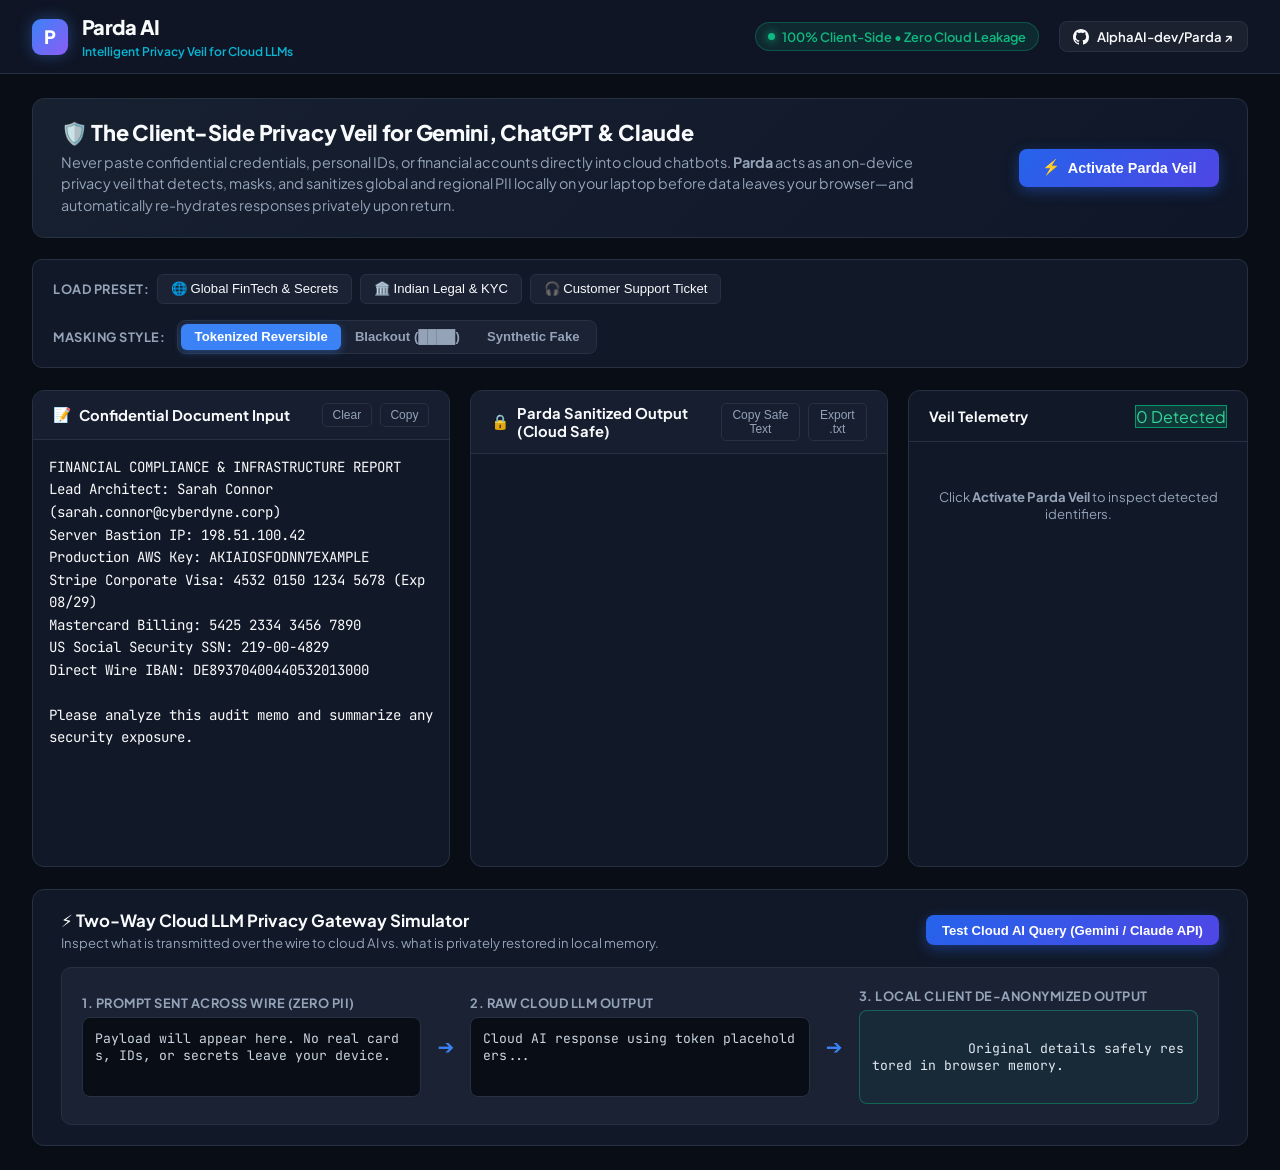
<file: web/index.html>
<!DOCTYPE html>
<html lang="en">
<head>
  <meta charset="UTF-8">
  <meta name="viewport" content="width=device-width, initial-scale=1.0">
  <title>Parda AI — Intelligent Privacy Veil for Cloud LLMs</title>
  <link rel="preconnect" href="https://fonts.googleapis.com">
  <link href="https://fonts.googleapis.com/css2?family=Plus+Jakarta+Sans:wght@400;500;600;700;800&family=JetBrains+Mono:wght@400;500;600&display=swap" rel="stylesheet">
  <style>
    :root {
      --bg-dark: #090D16;
      --bg-card: #111827;
      --bg-panel: #1A2234;
      --border-subtle: #273142;
      --border-active: #3B82F6;
      --primary: #3B82F6;
      --primary-hover: #2563EB;
      --accent-teal: #06B6D4;
      --accent-green: #10B981;
      --accent-amber: #F59E0B;
      --accent-rose: #F43F5E;
      --text-main: #F8FAFC;
      --text-muted: #94A3B8;
      --font-sans: 'Plus Jakarta Sans', system-ui, sans-serif;
      --font-mono: 'JetBrains Mono', monospace;
    }

    * { box-sizing: border-box; margin: 0; padding: 0; }
    body {
      background-color: var(--bg-dark);
      color: var(--text-main);
      font-family: var(--font-sans);
      min-height: 100vh;
      display: flex;
      flex-direction: column;
    }

    /* Navbar */
    header {
      background: rgba(17, 24, 39, 0.85);
      backdrop-filter: blur(12px);
      border-bottom: 1px solid var(--border-subtle);
      padding: 0.85rem 2rem;
      display: flex;
      align-items: center;
      justify-content: space-between;
      position: sticky;
      top: 0;
      z-index: 50;
    }
    .brand-wrap {
      display: flex;
      align-items: center;
      gap: 0.85rem;
    }
    .brand-badge {
      width: 36px;
      height: 36px;
      background: linear-gradient(135deg, #3B82F6, #8B5CF6);
      border-radius: 9px;
      display: flex;
      align-items: center;
      justify-content: center;
      font-weight: 800;
      color: #FFF;
      font-size: 1.15rem;
      box-shadow: 0 0 15px rgba(59, 130, 246, 0.4);
    }
    .brand-text h2 {
      font-size: 1.25rem;
      font-weight: 800;
      letter-spacing: -0.5px;
    }
    .brand-text span {
      font-size: 0.75rem;
      color: var(--accent-teal);
      font-weight: 600;
    }
    .nav-links {
      display: flex;
      align-items: center;
      gap: 1.25rem;
    }
    .repo-pill {
      display: inline-flex;
      align-items: center;
      gap: 0.5rem;
      background: rgba(255, 255, 255, 0.05);
      border: 1px solid var(--border-subtle);
      color: var(--text-main);
      text-decoration: none;
      padding: 0.4rem 0.85rem;
      border-radius: 8px;
      font-size: 0.82rem;
      font-weight: 600;
      transition: all 0.2s;
    }
    .repo-pill:hover {
      background: rgba(59, 130, 246, 0.15);
      border-color: var(--primary);
      color: #93C5FD;
    }
    .status-pill {
      display: inline-flex;
      align-items: center;
      gap: 0.4rem;
      background: rgba(16, 185, 129, 0.12);
      border: 1px solid rgba(16, 185, 129, 0.3);
      color: var(--accent-green);
      padding: 0.35rem 0.75rem;
      border-radius: 20px;
      font-size: 0.8rem;
      font-weight: 600;
    }
    .pulse-dot {
      width: 7px;
      height: 7px;
      background: var(--accent-green);
      border-radius: 50%;
      box-shadow: 0 0 8px var(--accent-green);
      animation: pulse 2s infinite;
    }
    @keyframes pulse { 0%, 100% { opacity: 1; } 50% { opacity: 0.4; } }

    /* Main Container */
    main {
      flex: 1;
      max-width: 1440px;
      width: 100%;
      margin: 0 auto;
      padding: 1.5rem 2rem;
      display: flex;
      flex-direction: column;
      gap: 1.35rem;
    }

    /* Hero Banner */
    .hero-banner {
      background: linear-gradient(135deg, rgba(30, 41, 59, 0.7), rgba(15, 23, 42, 0.9));
      border: 1px solid var(--border-subtle);
      border-radius: 12px;
      padding: 1.25rem 1.75rem;
      display: flex;
      justify-content: space-between;
      align-items: center;
      flex-wrap: wrap;
      gap: 1rem;
    }
    .hero-info h1 {
      font-size: 1.35rem;
      font-weight: 800;
      letter-spacing: -0.3px;
      margin-bottom: 0.35rem;
      display: flex;
      align-items: center;
      gap: 0.6rem;
    }
    .hero-info p {
      color: var(--text-muted);
      font-size: 0.9rem;
      max-width: 860px;
      line-height: 1.5;
    }

    /* Controls Bar */
    .controls-bar {
      display: flex;
      align-items: center;
      justify-content: space-between;
      gap: 1rem;
      flex-wrap: wrap;
      background: var(--bg-card);
      border: 1px solid var(--border-subtle);
      padding: 0.85rem 1.25rem;
      border-radius: 10px;
    }
    .btn-group {
      display: flex;
      align-items: center;
      gap: 0.5rem;
      flex-wrap: wrap;
    }
    .group-label {
      font-size: 0.8rem;
      color: var(--text-muted);
      font-weight: 700;
      text-transform: uppercase;
      letter-spacing: 0.5px;
    }
    .preset-btn {
      background: var(--bg-panel);
      border: 1px solid var(--border-subtle);
      color: var(--text-main);
      padding: 0.4rem 0.8rem;
      border-radius: 6px;
      font-size: 0.82rem;
      font-weight: 500;
      cursor: pointer;
      transition: all 0.15s ease;
    }
    .preset-btn:hover, .preset-btn.active {
      background: rgba(59, 130, 246, 0.2);
      border-color: var(--primary);
      color: #93C5FD;
    }

    .pill-switch {
      display: flex;
      background: var(--bg-panel);
      border-radius: 8px;
      padding: 3px;
      border: 1px solid var(--border-subtle);
    }
    .pill-btn {
      padding: 0.35rem 0.85rem;
      border: none;
      background: transparent;
      color: var(--text-muted);
      font-size: 0.82rem;
      font-weight: 600;
      border-radius: 6px;
      cursor: pointer;
      transition: all 0.15s ease;
    }
    .pill-btn.active {
      background: var(--primary);
      color: #FFF;
      box-shadow: 0 2px 8px rgba(59, 130, 246, 0.4);
    }

    /* Workspace 3-column layout */
    .workspace-grid {
      display: grid;
      grid-template-columns: 1fr 1fr 340px;
      gap: 1.25rem;
      flex: 1;
    }
    @media (max-width: 1100px) {
      .workspace-grid { grid-template-columns: 1fr; }
    }

    .panel-card {
      background: var(--bg-card);
      border: 1px solid var(--border-subtle);
      border-radius: 12px;
      display: flex;
      flex-direction: column;
      overflow: hidden;
    }
    .panel-head {
      background: rgba(26, 34, 52, 0.6);
      padding: 0.75rem 1.25rem;
      border-bottom: 1px solid var(--border-subtle);
      display: flex;
      align-items: center;
      justify-content: space-between;
    }
    .panel-head h3 {
      font-size: 0.92rem;
      font-weight: 700;
      display: flex;
      align-items: center;
      gap: 0.5rem;
    }
    .head-actions {
      display: flex;
      gap: 0.5rem;
    }
    .action-btn {
      background: transparent;
      border: 1px solid var(--border-subtle);
      color: var(--text-muted);
      padding: 0.25rem 0.6rem;
      border-radius: 5px;
      font-size: 0.75rem;
      cursor: pointer;
      display: inline-flex;
      align-items: center;
      gap: 0.3rem;
    }
    .action-btn:hover {
      background: var(--bg-panel);
      color: var(--text-main);
    }

    .panel-content {
      flex: 1;
      padding: 1rem;
      display: flex;
      flex-direction: column;
      position: relative;
    }
    textarea.doc-textarea {
      width: 100%;
      height: 380px;
      background: transparent;
      border: none;
      color: var(--text-main);
      font-family: var(--font-mono);
      font-size: 0.88rem;
      line-height: 1.6;
      resize: none;
      outline: none;
    }
    .view-content {
      width: 100%;
      height: 380px;
      overflow-y: auto;
      font-family: var(--font-mono);
      font-size: 0.88rem;
      line-height: 1.6;
      white-space: pre-wrap;
      word-break: break-word;
      color: #E2E8F0;
    }

    /* Inspector */
    .inspector-card {
      background: var(--bg-card);
      border: 1px solid var(--border-subtle);
      border-radius: 12px;
      display: flex;
      flex-direction: column;
      overflow: hidden;
    }
    .inspector-head {
      padding: 0.85rem 1.25rem;
      border-bottom: 1px solid var(--border-subtle);
      display: flex;
      justify-content: space-between;
      align-items: center;
    }
    .entity-stream {
      flex: 1;
      overflow-y: auto;
      padding: 0.85rem;
      display: flex;
      flex-direction: column;
      gap: 0.6rem;
      max-height: 480px;
    }
    .entity-card {
      background: var(--bg-panel);
      border: 1px solid var(--border-subtle);
      border-radius: 8px;
      padding: 0.75rem;
      display: flex;
      flex-direction: column;
      gap: 0.35rem;
    }
    .entity-card-top {
      display: flex;
      align-items: center;
      justify-content: space-between;
    }
    .entity-tag {
      font-size: 0.72rem;
      font-weight: 700;
      padding: 0.15rem 0.45rem;
      border-radius: 4px;
      text-transform: uppercase;
      font-family: var(--font-mono);
    }
    .tag-global { background: rgba(59, 130, 246, 0.2); color: #93C5FD; border: 1px solid rgba(59, 130, 246, 0.4); }
    .tag-regional { background: rgba(245, 158, 11, 0.2); color: #FCD34D; border: 1px solid rgba(245, 158, 11, 0.4); }
    .tag-secret { background: rgba(244, 63, 94, 0.2); color: #FDA4AF; border: 1px solid rgba(244, 63, 94, 0.4); }

    .entity-val {
      font-family: var(--font-mono);
      font-size: 0.82rem;
      color: #F1F5F9;
      word-break: break-all;
    }
    .entity-sub {
      font-size: 0.72rem;
      color: var(--text-muted);
    }

    /* Two-Way Cloud AI Simulator */
    .simulator-box {
      background: var(--bg-card);
      border: 1px solid var(--border-subtle);
      border-radius: 12px;
      padding: 1.25rem 1.75rem;
      display: flex;
      flex-direction: column;
      gap: 1rem;
    }
    .sim-top {
      display: flex;
      align-items: center;
      justify-content: space-between;
      flex-wrap: wrap;
      gap: 0.5rem;
    }
    .pipeline-grid {
      display: grid;
      grid-template-columns: 1fr auto 1fr auto 1fr;
      align-items: center;
      gap: 1rem;
      background: var(--bg-panel);
      padding: 1.25rem;
      border-radius: 10px;
      border: 1px solid var(--border-subtle);
    }
    @media (max-width: 900px) {
      .pipeline-grid { grid-template-columns: 1fr; }
    }
    .step-box {
      display: flex;
      flex-direction: column;
      gap: 0.4rem;
    }
    .step-box h4 {
      font-size: 0.8rem;
      text-transform: uppercase;
      letter-spacing: 0.5px;
      color: var(--text-muted);
    }
    .step-content {
      background: var(--bg-dark);
      border: 1px solid var(--border-subtle);
      border-radius: 8px;
      padding: 0.75rem;
      font-size: 0.82rem;
      font-family: var(--font-mono);
      color: #CBD5E1;
      min-height: 80px;
      white-space: pre-wrap;
      word-break: break-all;
    }
    .arrow-icon {
      color: var(--primary);
      font-size: 1.25rem;
      font-weight: bold;
      text-align: center;
    }

    .btn-shield-main {
      background: linear-gradient(135deg, #2563EB, #4F46E5);
      color: #FFF;
      border: none;
      padding: 0.65rem 1.4rem;
      border-radius: 8px;
      font-size: 0.9rem;
      font-weight: 700;
      cursor: pointer;
      display: inline-flex;
      align-items: center;
      gap: 0.5rem;
      box-shadow: 0 4px 14px rgba(37, 99, 235, 0.4);
      transition: all 0.2s ease;
    }
    .btn-shield-main:hover {
      background: linear-gradient(135deg, #1D4ED8, #4338CA);
      transform: translateY(-1px);
    }
  </style>
</head>
<body>

  <!-- Top Bar -->
  <header>
    <div class="brand-wrap">
      <div class="brand-badge">P</div>
      <div class="brand-text">
        <h2>Parda AI</h2>
        <span>Intelligent Privacy Veil for Cloud LLMs</span>
      </div>
    </div>
    <div class="nav-links">
      <div class="status-pill">
        <span class="pulse-dot"></span>
        100% Client-Side • Zero Cloud Leakage
      </div>
      <a class="repo-pill" href="https://github.com/AlphaAI-dev/Parda" target="_blank">
        <svg height="16" width="16" viewBox="0 0 16 16" fill="currentColor">
          <path d="M8 0C3.58 0 0 3.58 0 8c0 3.54 2.29 6.53 5.47 7.59.4.07.55-.17.55-.38 0-.19-.01-.82-.01-1.49-2.01.37-2.53-.49-2.69-.94-.09-.23-.48-.94-.82-1.13-.28-.15-.68-.52-.01-.53.63-.01 1.08.58 1.23.82.72 1.21 1.87.87 2.33.66.07-.52.28-.87.51-1.07-1.78-.2-3.64-.89-3.64-3.95 0-.87.31-1.59.82-2.15-.08-.2-.36-1.02.08-2.12 0 0 .67-.21 2.2.82.64-.18 1.32-.27 2-.27.68 0 1.36.09 2 .27 1.53-1.04 2.2-.82 2.2-.82.44 1.1.16 1.92.08 2.12.51.56.82 1.27.82 2.15 0 3.07-1.87 3.75-3.65 3.95.29.25.54.73.54 1.48 0 1.07-.01 1.93-.01 2.2 0 .21.15.46.55.38A8.013 8.013 0 0016 8c0-4.42-3.58-8-8-8z"></path>
        </svg>
        AlphaAI-dev/Parda ↗
      </a>
    </div>
  </header>

  <!-- Main Body -->
  <main>
    <!-- Hero / Pitch -->
    <section class="hero-banner">
      <div class="hero-info">
        <h1>🛡️ The Client-Side Privacy Veil for Gemini, ChatGPT & Claude</h1>
        <p>
          Never paste confidential credentials, personal IDs, or financial accounts directly into cloud chatbots.
          <strong>Parda</strong> acts as an on-device privacy veil that detects, masks, and sanitizes global and regional PII locally on your laptop before data leaves your browser—and automatically re-hydrates responses privately upon return.
        </p>
      </div>
      <div>
        <button class="btn-shield-main" onclick="triggerPardaShield()">
          <span>⚡</span> Activate Parda Veil
        </button>
      </div>
    </section>

    <!-- Controls & Presets -->
    <section class="controls-bar">
      <div class="btn-group">
        <span class="group-label">Load Preset:</span>
        <button class="preset-btn active" onclick="loadDocPreset('global')">🌐 Global FinTech & Secrets</button>
        <button class="preset-btn" onclick="loadDocPreset('indian_legal')">🏛️ Indian Legal & KYC</button>
        <button class="preset-btn" onclick="loadDocPreset('customer_support')">🎧 Customer Support Ticket</button>
      </div>

      <div style="display: flex; align-items: center; gap: 0.75rem;">
        <span class="group-label">Masking Style:</span>
        <div class="pill-switch">
          <button class="pill-btn active" onclick="switchMaskStyle('TOKEN', this)">Tokenized Reversible</button>
          <button class="pill-btn" onclick="switchMaskStyle('BLACKOUT', this)">Blackout (████)</button>
          <button class="pill-btn" onclick="switchMaskStyle('SYNTHETIC', this)">Synthetic Fake</button>
        </div>
      </div>
    </section>

    <!-- Workspace -->
    <div class="workspace-grid">
      <!-- Left Panel: Raw Input -->
      <div class="panel-card">
        <div class="panel-head">
          <h3><span>📝</span> Confidential Document Input</h3>
          <div class="head-actions">
            <button class="action-btn" onclick="clearDocument()">Clear</button>
            <button class="action-btn" onclick="copyRaw()">Copy</button>
          </div>
        </div>
        <div class="panel-content">
          <textarea id="rawDocInput" class="doc-textarea" spellcheck="false" placeholder="Type or paste your document, code, or query here..."></textarea>
        </div>
      </div>

      <!-- Middle Panel: Sanitized Output -->
      <div class="panel-card">
        <div class="panel-head">
          <h3><span>🔒</span> Parda Sanitized Output (Cloud Safe)</h3>
          <div class="head-actions">
            <button class="action-btn" onclick="copySanitized()">Copy Safe Text</button>
            <button class="action-btn" onclick="downloadSanitized()">Export .txt</button>
          </div>
        </div>
        <div class="panel-content">
          <div id="sanitizedView" class="view-content"></div>
        </div>
      </div>

      <!-- Right Panel: Telemetry Inspector -->
      <div class="inspector-card">
        <div class="inspector-head">
          <h3 style="font-size: 0.88rem;">Veil Telemetry</h3>
          <span id="shieldCountTag" class="tag-global" style="background: rgba(16, 185, 129, 0.2); color: #34D399; border-color: #059669;">
            0 Detected
          </span>
        </div>
        <div id="telemetryStream" class="entity-stream">
          <div style="color: var(--text-muted); font-size: 0.82rem; text-align: center; margin-top: 2rem;">
            Click <strong>Activate Parda Veil</strong> to inspect detected identifiers.
          </div>
        </div>
      </div>
    </div>

    <!-- Live Two-Way Cloud LLM Simulator -->
    <section class="simulator-box">
      <div class="sim-top">
        <div>
          <h3 style="font-size: 1.05rem; font-weight: 700;">⚡ Two-Way Cloud LLM Privacy Gateway Simulator</h3>
          <p style="font-size: 0.82rem; color: var(--text-muted); margin-top: 0.2rem;">
            Inspect what is transmitted over the wire to cloud AI vs. what is privately restored in local memory.
          </p>
        </div>
        <button class="btn-shield-main" style="font-size: 0.82rem; padding: 0.45rem 1rem;" onclick="simulateCloudCall()">
          Test Cloud AI Query (Gemini / Claude API)
        </button>
      </div>

      <div class="pipeline-grid">
        <div class="step-box">
          <h4>1. Prompt Sent Across Wire (Zero PII)</h4>
          <div id="wireSnippet" class="step-content">Payload will appear here. No real cards, IDs, or secrets leave your device.</div>
        </div>
        <div class="arrow-icon">➔</div>
        <div class="step-box">
          <h4>2. Raw Cloud LLM Output</h4>
          <div id="cloudSnippet" class="step-content">Cloud AI response using token placeholders...</div>
        </div>
        <div class="arrow-icon">➔</div>
        <div class="step-box">
          <h4>3. Local Client De-Anonymized Output</h4>
          <div id="localRestoredSnippet" class="step-content" style="border-color: rgba(16, 185, 129, 0.4); background: rgba(16, 185, 129, 0.05); color: #E2E8F0;">
            Original details safely restored in browser memory.
          </div>
        </div>
      </div>
    </section>
  </main>

  <script>
    // --- Luhn mod-10 in JS ---
    function validateLuhn(numStr) {
      const clean = numStr.replace(/\D/g, '');
      if (clean.length < 13 || clean.length > 19) return false;
      let sum = 0;
      let alt = false;
      for (let i = clean.length - 1; i >= 0; i--) {
        let n = parseInt(clean.charAt(i), 10);
        if (alt) {
          n *= 2;
          if (n > 9) n -= 9;
        }
        sum += n;
        alt = !alt;
      }
      return (sum % 10) === 0;
    }

    // --- Verhoeff Dihedral D5 in JS ---
    const _D = [
      [0,1,2,3,4,5,6,7,8,9],[1,2,3,4,0,6,7,8,9,5],[2,3,4,0,1,7,8,9,5,6],[3,4,0,1,2,8,9,5,6,7],[4,0,1,2,3,9,5,6,7,8],
      [5,9,8,7,6,0,4,3,2,1],[6,5,9,8,7,1,0,4,3,2],[7,6,5,9,8,2,1,0,4,3],[8,7,6,5,9,3,2,1,0,4],[9,8,7,6,5,4,3,2,1,0]
    ];
    const _P = [
      [0,1,2,3,4,5,6,7,8,9],[1,5,7,6,2,8,3,0,9,4],[5,8,0,3,7,9,6,1,4,2],[8,9,1,6,0,4,3,5,2,7],
      [9,4,5,3,1,2,6,8,7,0],[4,2,8,6,5,7,3,9,0,1],[2,7,9,3,8,0,6,4,1,5],[7,0,4,6,9,1,3,2,5,8]
    ];
    function validateVerhoeff(str) {
      const digits = str.replace(/\D/g, '').split('').map(Number);
      if (digits.length !== 12) return false;
      let c = 0;
      const rev = [...digits].reverse();
      for (let i = 0; i < rev.length; i++) c = _D[c][_P[i % 8][rev[i]]];
      return c === 0;
    }

    // --- Document Presets (Global & Regional) ---
    const PRESETS = {
      global: `FINANCIAL COMPLIANCE & INFRASTRUCTURE REPORT
Lead Architect: Sarah Connor (sarah.connor@cyberdyne.corp)
Server Bastion IP: 198.51.100.42
Production AWS Key: AKIAIOSFODNN7EXAMPLE
Stripe Corporate Visa: 4532 0150 1234 5678 (Exp 08/29)
Mastercard Billing: 5425 2334 3456 7890
US Social Security SSN: 219-00-4829
Direct Wire IBAN: DE89370400440532013000

Please analyze this audit memo and summarize any security exposure.`,

      indian_legal: `RESIDENTIAL LEASE AGREEMENT (NEW DELHI)
This agreement executed on 12th October 2026 between Landlord Shri Ramesh Kumar Sharma, 
holding PAN: ABCPS1234F, Aadhaar No: 5432 8901 2345, residing at Sector 14, Rohini, New Delhi - 110085, 
Contact: +91 98765 43210, Email/UPI: ramesh.sharma@okhdfcbank
AND
Tenant Mr. Vikram Malhotra, S/o Late Shri Arvind Malhotra, 
holding PAN: BKRPM9876Q, Aadhaar No: 9876 5432 1098, Contact: 9811223344, UPI: vikram.malhotra@paytm.

The Tenant shall pay monthly rent of INR 35,000/- directly to Landlord's Bank Account:
Bank Name: State Bank of India (SBI)
A/c No: 309876543210
IFSC Code: SBIN0001234
Security Deposit: INR 70,000 paid via UPI to ramesh.sharma@okhdfcbank.`,

      customer_support: `CUSTOMER GRIEVANCE TICKET #99482
Customer Name: David Miller
Primary Email: david.m@cloudtech.io
Phone Number: +1 415-555-0199
Stored Payment Method: 4000 1234 5678 9010 (Verified Visa)
Secondary UPI ID (India Team): support.refund@okaxis
Customer notes: "I was charged twice on account 981234567890 with IFSC HDFC0001234. Please refund immediately to my credit card."`
    };

    let activeMaskStyle = 'TOKEN';
    let currentVault = {};

    function loadDocPreset(key) {
      document.getElementById('rawDocInput').value = PRESETS[key];
      document.querySelectorAll('.preset-btn').forEach(b => b.classList.remove('active'));
      event.target.classList.add('active');
      triggerPardaShield();
    }

    function switchMaskStyle(style, btn) {
      activeMaskStyle = style;
      document.querySelectorAll('.pill-btn').forEach(b => b.classList.remove('active'));
      btn.classList.add('active');
      triggerPardaShield();
    }

    // --- Parda Core Detector in JS ---
    function scanPardaEntities(text) {
      const matches = [];

      // 1. API Keys & Secrets
      const apiRegex = /\b(AKIA[0-9A-Z]{16}|ghp_[0-9a-zA-Z]{36}|sk-[a-zA-Z0-9]{32,64})\b/g;
      let m;
      while ((m = apiRegex.exec(text)) !== null) {
        matches.push({ type: 'API_SECRET_KEY', value: m[1], start: m.index, end: m.index + m[1].length, scope: 'GLOBAL', meta: 'Cloud API Secret' });
      }

      // 2. Emails
      const emailRegex = /\b[A-Za-z0-9._%+-]+@[A-Za-z0-9.-]+\.[A-Za-z]{2,7}\b/g;
      while ((m = emailRegex.exec(text)) !== null) {
        // Skip if upi handle
        if (!m[0].includes('okaxis') && !m[0].includes('okhdfcbank') && !m[0].includes('paytm') && !m[0].includes('ybl')) {
          matches.push({ type: 'EMAIL_ADDRESS', value: m[0], start: m.index, end: m.index + m[0].length, scope: 'GLOBAL', meta: 'RFC 5322 Email' });
        }
      }

      // 3. Credit Cards (Luhn validated)
      const ccRegex = /\b(?:\d[ -]*?){13,19}\b/g;
      while ((m = ccRegex.exec(text)) !== null) {
        const clean = m[0].replace(/\D/g, '');
        if (clean.length >= 13 && clean.length <= 19 && validateLuhn(clean)) {
          matches.push({ type: 'CREDIT_CARD', value: m[0], start: m.index, end: m.index + m[0].length, scope: 'GLOBAL', meta: 'Luhn Mod-10 Verified Card' });
        }
      }

      // 4. US SSN
      const ssnRegex = /\b(?!000|666|9\d{2})\d{3}[- ](?!00)\d{2}[- ](?!0000)\d{4}\b/g;
      while ((m = ssnRegex.exec(text)) !== null) {
        matches.push({ type: 'US_SSN', value: m[0], start: m.index, end: m.index + m[0].length, scope: 'GLOBAL', meta: 'Social Security Number' });
      }

      // 5. IP Addresses
      const ipRegex = /\b(?:(?:25[0-5]|2[0-4][0-9]|[01]?[0-9][0-9]?)\.){3}(?:25[0-5]|2[0-4][0-9]|[01]?[0-9][0-9]?)\b/g;
      while ((m = ipRegex.exec(text)) !== null) {
        matches.push({ type: 'IP_ADDRESS', value: m[0], start: m.index, end: m.index + m[0].length, scope: 'GLOBAL', meta: 'IPv4 Network Address' });
      }

      // 6. IBAN
      const ibanRegex = /\b[A-Z]{2}[0-9]{2}[A-Z0-9]{11,30}\b/g;
      while ((m = ibanRegex.exec(text)) !== null) {
        matches.push({ type: 'BANK_IBAN', value: m[0], start: m.index, end: m.index + m[0].length, scope: 'GLOBAL', meta: 'International Bank Account' });
      }

      // 7. PAN Card (Regional)
      const panRegex = /\b([A-Z]{5}[0-9]{4}[A-Z])\b/gi;
      while ((m = panRegex.exec(text)) !== null) {
        matches.push({ type: 'PAN_CARD', value: m[1].toUpperCase(), start: m.index, end: m.index + m[1].length, scope: 'REGIONAL', meta: `Entity: ${m[1][3] === 'P' ? 'Individual' : 'Corporate'}` });
      }

      // 8. Aadhaar Card (Regional)
      const aadhaarRegex = /\b([2-9][0-9]{3}[\s\-]?[0-9]{4}[\s\-]?[0-9]{4})\b/g;
      while ((m = aadhaarRegex.exec(text)) !== null) {
        const clean = m[1].replace(/[\s\-]/g, '');
        const valid = validateVerhoeff(clean);
        matches.push({ type: 'AADHAAR_CARD', value: m[1], start: m.index, end: m.index + m[1].length, scope: 'REGIONAL', meta: valid ? 'Verhoeff D5 Checksum: VALID' : '12-Digit Format Match' });
      }

      // 9. UPI Virtual Address (Regional)
      const upiRegex = /\b([a-zA-Z0-9._\-]{2,50}@(okhdfcbank|okaxis|oksbi|okicici|paytm|ybl|ibl|upi|axl|apl|barodampay|federal|kotak|gpay|[a-zA-Z]{2,15}))\b/gi;
      while ((m = upiRegex.exec(text)) !== null) {
        matches.push({ type: 'UPI_ID', value: m[1], start: m.index, end: m.index + m[1].length, scope: 'REGIONAL', meta: 'NPCI Virtual Payment Address' });
      }

      // 10. IFSC Code (Regional)
      const ifscRegex = /\b([A-Z]{4}0[A-Z0-9]{6})\b/gi;
      while ((m = ifscRegex.exec(text)) !== null) {
        matches.push({ type: 'BANK_IFSC', value: m[1].toUpperCase(), start: m.index, end: m.index + m[1].length, scope: 'REGIONAL', meta: `Bank Branch: ${m[1].slice(0, 4)}` });
      }

      // 11. Bank Account (Regional)
      const accRegex = /(?:(?:a\/c|account(?:\s*no)?|acc(?:\s*num|\s*no)?|खाता(?:\s*संख्या)?)\s*[:#\-]?\s*)([0-9]{9,18})\b/gi;
      while ((m = accRegex.exec(text)) !== null) {
        matches.push({ type: 'BANK_ACCOUNT', value: m[1], start: m.index + (m[0].length - m[1].length), end: m.index + m[0].length, scope: 'REGIONAL', meta: 'Financial Account Ledger' });
      }

      // 12. Phone
      const phoneRegex = /(?:(?:\+91|91|0|\+1)[\s\-]?)?(\b[6-9][0-9]{9}\b|\(?\d{3}\)?[-.\s]?\d{3}[-.\s]?\d{4})/g;
      while ((m = phoneRegex.exec(text)) !== null) {
        matches.push({ type: 'PHONE_NUMBER', value: m[0].trim(), start: m.index, end: m.index + m[0].trim().length, scope: 'GLOBAL', meta: 'Global/Regional E.164 Contact' });
      }

      // Sort & resolve overlaps
      matches.sort((a, b) => a.start - b.start || (b.end - b.start) - (a.end - a.start));
      const resolved = [];
      let lastEnd = -1;
      for (const item of matches) {
        if (item.start >= lastEnd) {
          resolved.push(item);
          lastEnd = item.end;
        }
      }
      return resolved;
    }

    function triggerPardaShield() {
      const text = document.getElementById('rawDocInput').value;
      if (!text) {
        document.getElementById('sanitizedView').innerText = '';
        document.getElementById('telemetryStream').innerHTML = '<div style="color: var(--text-muted); font-size: 0.82rem; text-align: center; margin-top: 2rem;">No text entered.</div>';
        document.getElementById('shieldCountTag').innerText = '0 Detected';
        return;
      }

      const matches = scanPardaEntities(text);
      currentVault = {};

      const counters = {};
      let result = '';
      let lastIdx = 0;

      matches.forEach(m => {
        result += text.substring(lastIdx, m.start);
        counters[m.type] = (counters[m.type] || 0) + 1;
        const idx = counters[m.type];
        const token = `<${m.type}_${idx}>`;
        currentVault[token] = m.value;

        if (activeMaskStyle === 'TOKEN') {
          result += token;
        } else if (activeMaskStyle === 'BLACKOUT') {
          result += '█'.repeat(Math.max(m.value.length, 4));
        } else if (activeMaskStyle === 'SYNTHETIC') {
          result += `[REDACTED_${m.type}]`;
        }
        lastIdx = m.end;
      });
      result += text.substring(lastIdx);

      // Update UI
      document.getElementById('sanitizedView').innerText = result;
      document.getElementById('shieldCountTag').innerText = `${matches.length} Shielded`;

      // Telemetry list
      const stream = document.getElementById('telemetryStream');
      if (matches.length === 0) {
        stream.innerHTML = '<div style="color: var(--accent-green); font-size: 0.85rem; text-align: center; margin-top: 2rem;">✓ No sensitive PII or credentials detected.</div>';
      } else {
        stream.innerHTML = matches.map(m => {
          const tagClass = m.type.includes('KEY') ? 'tag-secret' : (m.scope === 'GLOBAL' ? 'tag-global' : 'tag-regional');
          return `
            <div class="entity-card">
              <div class="entity-card-top">
                <span class="entity-tag ${tagClass}">${m.type}</span>
                <span style="font-size: 0.72rem; color: var(--accent-green); font-weight: 600;">VEILED</span>
              </div>
              <div class="entity-val">${escapeHtml(m.value)}</div>
              <div class="entity-sub">${m.meta}</div>
            </div>
          `;
        }).join('');
      }

      // Update simulated prompt
      document.getElementById('wireSnippet').innerText = result.substring(0, 180) + '...';
    }

    function escapeHtml(str) {
      return str.replace(/&/g, '&amp;').replace(/</g, '&lt;').replace(/>/g, '&gt;');
    }

    function clearDocument() {
      document.getElementById('rawDocInput').value = '';
      triggerPardaShield();
    }

    function copyRaw() {
      navigator.clipboard.writeText(document.getElementById('rawDocInput').value);
      alert('Original document copied!');
    }

    function copySanitized() {
      navigator.clipboard.writeText(document.getElementById('sanitizedView').innerText);
      alert('Sanitized text copied!');
    }

    function downloadSanitized() {
      const text = document.getElementById('sanitizedView').innerText;
      const blob = new Blob([text], { type: 'text/plain' });
      const a = document.createElement('a');
      a.href = URL.createObjectURL(blob);
      a.download = 'parda_sanitized_document.txt';
      a.click();
    }

    function simulateCloudCall() {
      const sanitized = document.getElementById('sanitizedView').innerText;
      if (!sanitized) {
        alert('Please enter or select a document first!');
        return;
      }

      document.getElementById('wireSnippet').innerText = 
        `System: You are an enterprise AI analysis agent.\nUser: Summarize and inspect compliance for:\n\n${sanitized.slice(0, 200)}...`;

      // Simulated cloud reply with placeholders
      const simulatedCloudReply = 
        `Audit Summary: The document references primary account credentials. 
Payment was attempted via <CREDIT_CARD_1> and bank routing <BANK_IFSC_1> / <BANK_ACCOUNT_1>. 
Notice has been sent to contact <EMAIL_ADDRESS_1> and authorized phone <PHONE_NUMBER_1>. 
All operations are mapped to registered identity <PAN_CARD_1> / <AADHAAR_CARD_1>.`;

      document.getElementById('cloudSnippet').innerText = simulatedCloudReply;

      // Local de-anonymization
      let restored = simulatedCloudReply;
      for (const [token, orig] of Object.entries(currentVault)) {
        restored = restored.split(token).join(orig);
      }
      document.getElementById('localRestoredSnippet').innerText = restored;
    }

    window.onload = () => {
      loadDocPreset('global');
    };
  </script>
</body>
</html>
</file>
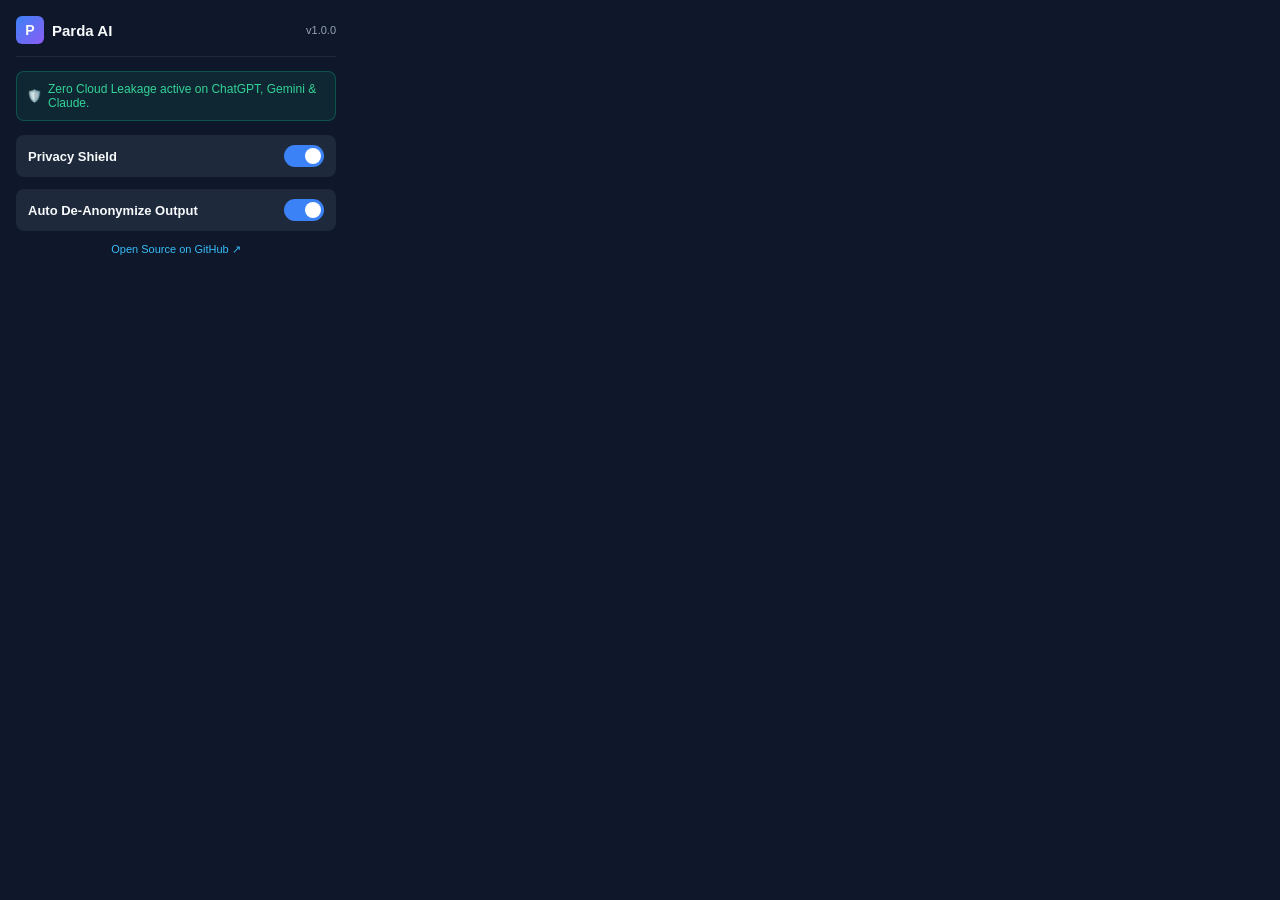
<file: extension/popup/popup.html>
<!DOCTYPE html>
<html>
<head>
  <meta charset="utf-8">
  <style>
    body {
      width: 320px;
      margin: 0;
      padding: 16px;
      background: #0F172A;
      color: #F8FAFC;
      font-family: -apple-system, BlinkMacSystemFont, "Segoe UI", Roboto, sans-serif;
    }
    .header {
      display: flex;
      align-items: center;
      justify-content: space-between;
      border-bottom: 1px solid #1E293B;
      padding-bottom: 12px;
      margin-bottom: 14px;
    }
    .brand {
      display: flex;
      align-items: center;
      gap: 8px;
    }
    .logo {
      width: 28px;
      height: 28px;
      background: linear-gradient(135deg, #3B82F6, #8B5CF6);
      border-radius: 6px;
      display: flex;
      align-items: center;
      justify-content: center;
      font-weight: 800;
      font-size: 14px;
    }
    .title {
      font-weight: 700;
      font-size: 15px;
    }
    .switch-wrap {
      display: flex;
      align-items: center;
      justify-content: space-between;
      background: #1E293B;
      padding: 10px 12px;
      border-radius: 8px;
      margin-bottom: 12px;
    }
    .switch-label {
      font-size: 13px;
      font-weight: 600;
    }
    .toggle {
      position: relative;
      width: 40px;
      height: 22px;
    }
    .toggle input {
      opacity: 0;
      width: 0;
      height: 0;
    }
    .slider {
      position: absolute;
      cursor: pointer;
      top: 0; left: 0; right: 0; bottom: 0;
      background-color: #475569;
      transition: .2s;
      border-radius: 22px;
    }
    .slider:before {
      position: absolute;
      content: "";
      height: 16px;
      width: 16px;
      left: 3px;
      bottom: 3px;
      background-color: white;
      transition: .2s;
      border-radius: 50%;
    }
    input:checked + .slider {
      background-color: #3B82F6;
    }
    input:checked + .slider:before {
      transform: translateX(18px);
    }
    .section-title {
      font-size: 11px;
      text-transform: uppercase;
      color: #94A3B8;
      font-weight: 700;
      margin-bottom: 6px;
      letter-spacing: 0.5px;
    }
    .status-box {
      background: rgba(16, 185, 129, 0.1);
      border: 1px solid rgba(16, 185, 129, 0.3);
      padding: 10px;
      border-radius: 8px;
      font-size: 12px;
      color: #34D399;
      display: flex;
      align-items: center;
      gap: 6px;
      margin-bottom: 14px;
    }
    .footer-link {
      text-align: center;
      font-size: 11px;
    }
    .footer-link a {
      color: #38BDF8;
      text-decoration: none;
    }
  </style>
</head>
<body>
  <div class="header">
    <div class="brand">
      <div class="logo">P</div>
      <div class="title">Parda AI</div>
    </div>
    <span style="font-size: 11px; color: #94A3B8;">v1.0.0</span>
  </div>

  <div class="status-box">
    <span>🛡️</span> Zero Cloud Leakage active on ChatGPT, Gemini & Claude.
  </div>

  <div class="switch-wrap">
    <span class="switch-label">Privacy Shield</span>
    <label class="toggle">
      <input type="checkbox" id="shieldToggle" checked>
      <span class="slider"></span>
    </label>
  </div>

  <div class="switch-wrap">
    <span class="switch-label">Auto De-Anonymize Output</span>
    <label class="toggle">
      <input type="checkbox" id="deanonToggle" checked>
      <span class="slider"></span>
    </label>
  </div>

  <div class="footer-link">
    <a href="https://github.com/AlphaAI-dev/Parda" target="_blank">Open Source on GitHub ↗</a>
  </div>

  <script src="popup.js"></script>
</body>
</html>
</file>
